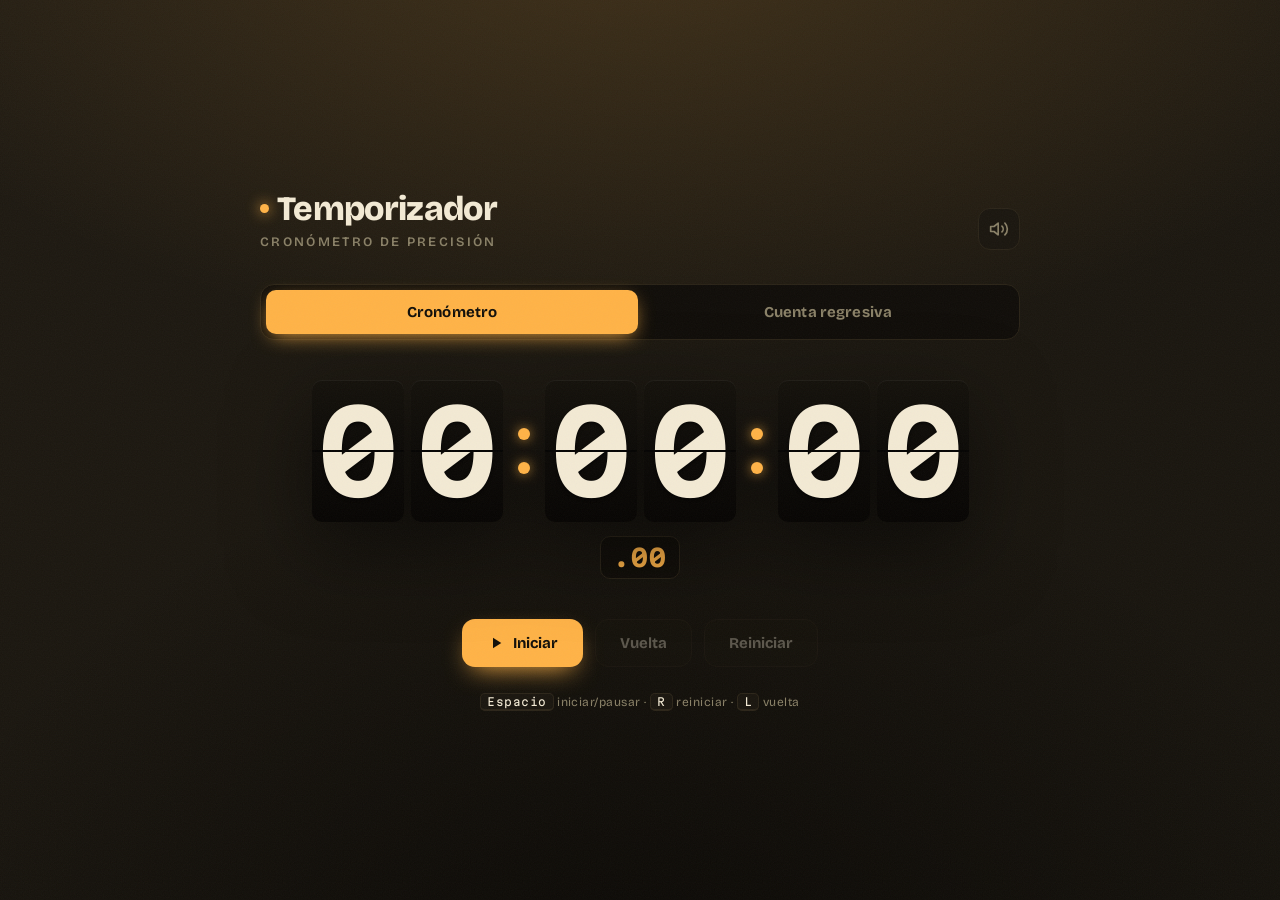
<file: template-ADB/index.html>
<!DOCTYPE html>
<html lang="es">
<head>
  <meta charset="UTF-8">
  <meta name="viewport" content="width=device-width, initial-scale=1.0">
  <title>Temporizador · Flip Clock</title>

  <!-- Fuentes: precarga de conexiones + hoja externa (paraleliza la descarga) -->
  <link rel="preconnect" href="https://fonts.googleapis.com">
  <link rel="preconnect" href="https://fonts.gstatic.com" crossorigin>
  <link rel="stylesheet" href="https://fonts.googleapis.com/css2?family=Bricolage+Grotesque:opsz,wght@12..96,400;12..96,600;12..96,800&family=Martian+Mono:wght@500;700&display=swap">

  <link rel="stylesheet" href="styles.css">
</head>
<body>
  <div class="shell">
    <header>
      <div class="brand">
        <h1><span class="dot"></span>Temporizador</h1>
        <p id="mode-label">Cronómetro de precisión</p>
      </div>
      <button class="mute" id="mute" title="Silenciar / activar sonido" aria-label="Sonido">
        <svg class="on" viewBox="0 0 24 24" fill="none" stroke="currentColor" stroke-width="2" stroke-linecap="round" stroke-linejoin="round"><path d="M11 5 6 9H2v6h4l5 4z"/><path d="M19.07 4.93a10 10 0 0 1 0 14.14M15.54 8.46a5 5 0 0 1 0 7.07"/></svg>
        <svg class="off" viewBox="0 0 24 24" fill="none" stroke="currentColor" stroke-width="2" stroke-linecap="round" stroke-linejoin="round"><path d="M11 5 6 9H2v6h4l5 4z"/><line x1="22" y1="9" x2="16" y2="15"/><line x1="16" y1="9" x2="22" y2="15"/></svg>
      </button>
    </header>

    <nav class="tabs">
      <div class="tab-slider" id="slider"></div>
      <button class="active" data-mode="stopwatch">Cronómetro</button>
      <button data-mode="countdown">Cuenta regresiva</button>
    </nav>

    <div class="clock-wrap">
      <div class="clock" id="clock">
        <div class="group">
          <div class="flip" data-i="0"></div>
          <div class="flip" data-i="1"></div>
        </div>
        <div class="colon" id="colon-1"><span></span><span></span></div>
        <div class="group">
          <div class="flip" data-i="2"></div>
          <div class="flip" data-i="3"></div>
        </div>
        <div class="colon" id="colon-2"><span></span><span></span></div>
        <div class="group">
          <div class="flip" data-i="4"></div>
          <div class="flip" data-i="5"></div>
        </div>
      </div>
      <div class="cs" id="cs">.00</div>
    </div>

    <!-- CRONÓMETRO -->
    <section class="panel" id="panel-stopwatch">
      <div class="controls">
        <button class="btn primary" id="sw-main">
          <svg id="sw-icon" viewBox="0 0 24 24" fill="currentColor"><path d="M8 5v14l11-7z"/></svg>
          <span id="sw-main-t">Iniciar</span>
        </button>
        <button class="btn" id="sw-lap" disabled>Vuelta</button>
        <button class="btn" id="sw-reset" disabled>Reiniciar</button>
      </div>
      <div class="laps" id="laps"></div>
    </section>

    <!-- CUENTA REGRESIVA -->
    <section class="panel" id="panel-countdown" hidden>
      <div class="setter" id="setter">
        <div class="stepper">
          <button class="chev" data-step="h" data-d="1"><svg viewBox="0 0 24 24" fill="none" stroke="currentColor" stroke-width="2.4" stroke-linecap="round" stroke-linejoin="round"><path d="m6 15 6-6 6 6"/></svg></button>
          <label>Horas</label>
          <button class="chev" data-step="h" data-d="-1"><svg viewBox="0 0 24 24" fill="none" stroke="currentColor" stroke-width="2.4" stroke-linecap="round" stroke-linejoin="round"><path d="m6 9 6 6 6-6"/></svg></button>
        </div>
        <div class="stepper">
          <button class="chev" data-step="m" data-d="1"><svg viewBox="0 0 24 24" fill="none" stroke="currentColor" stroke-width="2.4" stroke-linecap="round" stroke-linejoin="round"><path d="m6 15 6-6 6 6"/></svg></button>
          <label>Minutos</label>
          <button class="chev" data-step="m" data-d="-1"><svg viewBox="0 0 24 24" fill="none" stroke="currentColor" stroke-width="2.4" stroke-linecap="round" stroke-linejoin="round"><path d="m6 9 6 6 6-6"/></svg></button>
        </div>
        <div class="stepper">
          <button class="chev" data-step="s" data-d="1"><svg viewBox="0 0 24 24" fill="none" stroke="currentColor" stroke-width="2.4" stroke-linecap="round" stroke-linejoin="round"><path d="m6 15 6-6 6 6"/></svg></button>
          <label>Segundos</label>
          <button class="chev" data-step="s" data-d="-1"><svg viewBox="0 0 24 24" fill="none" stroke="currentColor" stroke-width="2.4" stroke-linecap="round" stroke-linejoin="round"><path d="m6 9 6 6 6-6"/></svg></button>
        </div>
      </div>
      <div class="presets" id="presets">
        <button class="chip" data-sec="60">1 min</button>
        <button class="chip" data-sec="300">5 min</button>
        <button class="chip" data-sec="600">10 min</button>
        <button class="chip" data-sec="1500">25 min</button>
        <button class="chip" data-sec="3600">1 h</button>
      </div>
      <div class="controls">
        <button class="btn primary" id="cd-main" disabled>
          <svg id="cd-icon" viewBox="0 0 24 24" fill="currentColor"><path d="M8 5v14l11-7z"/></svg>
          <span id="cd-main-t">Iniciar</span>
        </button>
        <button class="btn" id="cd-reset" disabled>Reiniciar</button>
      </div>
      <div class="finish-msg" id="finish">¡Tiempo!</div>
    </section>

    <p class="hint"><kbd>Espacio</kbd> iniciar/pausar · <kbd>R</kbd> reiniciar · <kbd>L</kbd> vuelta</p>
  </div>

  <script src="script.js"></script>
</body>
</html>
</file>
<file: template-ADB/styles.css>
:root{
  --bg:        #16130d;
  --bg-2:      #1f1a12;
  --card:      #0c0a07;
  --card-top:  #14110b;
  --ink:       #f3ead4;
  --ink-dim:   #8a8167;
  --line:      #050403;
  --gold:      #ffb347;
  --mint:      #5fe3c0;
  --danger:    #ff5d4d;
  --accent:    var(--gold);
  --r:         10px;

  --digit-w:  clamp(44px, 11vw, 92px);
  --digit-h:  clamp(70px, 16.5vw, 142px);
  --digit-fs: clamp(50px, 12.5vw, 112px);
}

*{box-sizing:border-box;margin:0;padding:0}

html,body{height:100%}
body{
  min-height:100vh;
  font-family:'Bricolage Grotesque', sans-serif;
  color:var(--ink);
  background:
    radial-gradient(120% 90% at 50% -10%, color-mix(in srgb, var(--accent) 16%, transparent), transparent 55%),
    radial-gradient(100% 120% at 50% 120%, #0a0805, transparent 60%),
    linear-gradient(160deg, var(--bg-2), var(--bg));
  background-attachment:fixed;
  display:flex;
  align-items:center;
  justify-content:center;
  padding:clamp(18px,4vw,48px);
  overflow-x:hidden;
  transition:--accent .5s ease;
  position:relative;
}
/* grain overlay */
body::after{
  content:"";position:fixed;inset:0;pointer-events:none;z-index:99;opacity:.04;
  background-image:url("data:image/svg+xml,%3Csvg xmlns='http://www.w3.org/2000/svg' width='120' height='120'%3E%3Cfilter id='n'%3E%3CfeTurbulence type='fractalNoise' baseFrequency='0.85' numOctaves='3'/%3E%3C/filter%3E%3Crect width='100%25' height='100%25' filter='url(%23n)'/%3E%3C/svg%3E");
}

.shell{width:100%;max-width:760px;position:relative;z-index:1}

/* ---------- Header ---------- */
header{display:flex;align-items:flex-end;justify-content:space-between;gap:16px;margin-bottom:clamp(20px,4vw,34px)}
.brand{display:flex;flex-direction:column;gap:2px}
.brand .dot{width:9px;height:9px;border-radius:50%;background:var(--accent);box-shadow:0 0 14px var(--accent);display:inline-block;margin-right:8px;transition:background .4s,box-shadow .4s}
.brand h1{font-size:clamp(22px,5vw,34px);font-weight:800;letter-spacing:-.02em;line-height:1;display:flex;align-items:center}
.brand p{color:var(--ink-dim);font-size:13px;letter-spacing:.18em;text-transform:uppercase;margin-top:6px;font-weight:600}

.mute{
  border:1px solid #2c2519;background:#1a160f;color:var(--ink-dim);
  width:42px;height:42px;border-radius:12px;cursor:pointer;display:grid;place-items:center;
  transition:.2s;flex:none;
}
.mute:hover{color:var(--ink);border-color:#3c3422}
.mute svg{width:20px;height:20px}
.mute .off{display:none}
.mute.muted .on{display:none}
.mute.muted .off{display:block}

/* ---------- Tabs ---------- */
.tabs{position:relative;display:flex;background:#100d09;border:1px solid #2a2317;border-radius:14px;padding:5px;margin-bottom:clamp(26px,5vw,40px);gap:4px}
.tabs button{
  flex:1;position:relative;z-index:2;background:none;border:none;color:var(--ink-dim);
  font-family:inherit;font-weight:700;font-size:15px;letter-spacing:.01em;padding:13px 10px;
  border-radius:10px;cursor:pointer;transition:color .25s
}
.tabs button.active{color:#120f09}
.tab-slider{
  position:absolute;z-index:1;top:5px;left:5px;height:calc(100% - 10px);
  width:calc(50% - 7px);border-radius:10px;background:var(--accent);
  box-shadow:0 6px 20px -6px var(--accent);
  transition:transform .38s cubic-bezier(.7,0,.2,1), background .4s, box-shadow .4s;
}
.tab-slider.right{transform:translateX(calc(100% + 4px))}

/* ---------- Clock ---------- */
.clock-wrap{display:flex;flex-direction:column;align-items:center;gap:14px}
.clock{
  display:flex;align-items:center;justify-content:center;gap:clamp(3px,1vw,8px);
  filter:drop-shadow(0 26px 40px rgba(0,0,0,.55));
  transition:filter .3s;
}
.group{display:flex;gap:clamp(3px,.9vw,7px)}
.colon{display:flex;flex-direction:column;justify-content:center;gap:clamp(10px,2.6vh,22px);padding:0 clamp(2px,1vw,7px);height:var(--digit-h)}
.colon span{width:clamp(7px,1.8vw,12px);height:clamp(7px,1.8vw,12px);border-radius:50%;background:var(--accent);box-shadow:0 0 12px color-mix(in srgb,var(--accent) 70%,transparent);transition:background .4s,box-shadow .4s,opacity .15s}
.colon.blink span{animation:blink 1s steps(1) infinite}
@keyframes blink{50%{opacity:.18}}

/* flip digit */
.flip{
  position:relative;width:var(--digit-w);height:var(--digit-h);
  font-family:'Martian Mono',monospace;font-size:var(--digit-fs);font-weight:700;
  perspective:380px;
}
.flip .upper,.flip .lower,.flip .fold,.flip .unfold{
  position:absolute;left:0;width:100%;height:50%;overflow:hidden;
  display:flex;justify-content:center;backface-visibility:hidden;
  background:linear-gradient(180deg,var(--card-top),var(--card));
}
.flip .upper,.flip .fold{top:0;align-items:flex-start;border-radius:var(--r) var(--r) 0 0;box-shadow:inset 0 1px 0 rgba(255,255,255,.05)}
.flip .lower,.flip .unfold{bottom:0;align-items:flex-end;border-radius:0 0 var(--r) var(--r);background:linear-gradient(180deg,var(--card),#070503)}
.flip span{height:var(--digit-h);line-height:var(--digit-h);color:var(--ink);display:block;text-shadow:0 2px 3px rgba(0,0,0,.6)}
/* seam */
.flip::after{content:"";position:absolute;left:0;right:0;top:calc(50% - 1px);height:2px;background:var(--line);z-index:6;border-radius:2px}
/* fold shading */
.flip .fold::before,.flip .unfold::before{content:"";position:absolute;inset:0;border-radius:inherit}
.flip .fold::before{background:linear-gradient(180deg,rgba(0,0,0,0),rgba(0,0,0,.45))}
.flip .unfold::before{background:linear-gradient(180deg,rgba(0,0,0,.45),rgba(0,0,0,0))}
.flip .fold{transform-origin:50% 100%;z-index:5;animation:fold-down .3s ease-in forwards}
.flip .unfold{transform-origin:50% 0%;z-index:5;transform:rotateX(90deg);animation:unfold-down .3s .29s ease-out forwards}
@keyframes fold-down{from{transform:rotateX(0)}to{transform:rotateX(-90deg)}}
@keyframes unfold-down{from{transform:rotateX(90deg)}to{transform:rotateX(0)}}

/* centiseconds chip */
.cs{
  font-family:'Martian Mono',monospace;font-weight:700;
  font-size:clamp(16px,3.4vw,24px);color:var(--accent);
  background:#100d08;border:1px solid #2a2317;border-radius:10px;
  padding:6px 12px;letter-spacing:.05em;min-width:64px;text-align:center;
  transition:color .4s,opacity .2s;
}
.cs.hidden{opacity:0;pointer-events:none;height:0;padding:0;border:0;overflow:hidden;margin:0}

/* urgent + finished states (countdown) */
.clock.urgent{animation:shake .9s ease-in-out infinite}
.clock.urgent .flip span{color:var(--danger)}
@keyframes shake{0%,100%{transform:translateX(0)}25%{transform:translateX(-2px)}75%{transform:translateX(2px)}}
.clock.finished .flip span{color:var(--danger);animation:flash .6s steps(1) infinite}
@keyframes flash{50%{color:var(--ink)}}

/* ---------- Controls ---------- */
.panel{margin-top:clamp(26px,5vw,40px)}
.controls{display:flex;flex-wrap:wrap;gap:12px;justify-content:center}
.btn{
  font-family:inherit;font-weight:700;font-size:15px;cursor:pointer;
  border-radius:13px;padding:14px 24px;border:1px solid #2c2519;background:#1a160f;color:var(--ink);
  transition:transform .12s,background .2s,border-color .2s,box-shadow .2s;display:flex;align-items:center;gap:8px;
}
.btn:hover{border-color:#3f3623;background:#221c12}
.btn:active{transform:translateY(1px) scale(.985)}
.btn.primary{background:var(--accent);color:#120f09;border-color:transparent;box-shadow:0 10px 26px -10px var(--accent)}
.btn.primary:hover{filter:brightness(1.06)}
.btn:disabled{opacity:.32;cursor:not-allowed;transform:none}
.btn svg{width:18px;height:18px}

/* foco visible por teclado (no afecta a hover/active ni al click con mouse) */
.btn:focus-visible,
.btn.primary:focus-visible,
.tabs button:focus-visible,
.chip:focus-visible,
.stepper .chev:focus-visible,
.mute:focus-visible {
  outline: 2px solid var(--accent);
  outline-offset: 2px;
}

/* steppers (countdown setter) — contraste/visibilidad mejorada */
.setter{display:flex;justify-content:center;gap:clamp(10px,3vw,26px);margin-bottom:26px}
.setter.disabled{opacity:.4;pointer-events:none}
.stepper{display:flex;flex-direction:column;align-items:center;gap:8px}
.stepper .chev{
  width:46px;height:30px;border-radius:9px;
  border:1px solid #3a3120;background:#1a1610;color:#d4caac;
  cursor:pointer;display:grid;place-items:center;transition:.15s
}
.stepper .chev:hover{color:var(--accent);border-color:var(--accent);background:#241d12}
.stepper .chev:active{transform:scale(.92)}
.stepper .chev svg{width:16px;height:16px}
.stepper .chev svg path{stroke-width:2.7}            /* trazo un punto más marcado */
.stepper label{
  font-size:11px;letter-spacing:.16em;text-transform:uppercase;font-weight:700;
  color:color-mix(in srgb, var(--gold) 20%, #d4caac); /* gris claro con velo ámbar sutil */
}

.presets{display:flex;gap:9px;justify-content:center;flex-wrap:wrap;margin-bottom:26px}
.chip{
  font-family:inherit;font-weight:600;font-size:13px;cursor:pointer;color:var(--ink-dim);
  background:#13100a;border:1px solid #271f14;border-radius:999px;padding:8px 16px;transition:.18s;letter-spacing:.02em
}
.chip:hover{color:var(--accent);border-color:color-mix(in srgb,var(--accent) 50%,#271f14)}

/* laps */
.laps{margin-top:26px;max-height:230px;overflow-y:auto;border-top:1px solid #241d12;padding-top:6px}
.laps:empty{display:none}
.lap{
  display:grid;grid-template-columns:auto 1fr auto;gap:14px;align-items:center;
  padding:11px 6px;border-bottom:1px solid #1c160e;font-family:'Martian Mono',monospace;font-size:14px;
  animation:lapin .25s ease;
}
@keyframes lapin{from{opacity:0;transform:translateY(-6px)}to{opacity:1;transform:none}}
.lap .n{color:var(--ink-dim);font-weight:500;font-size:13px}
.lap .delta{color:var(--ink);font-weight:700}
.lap .total{color:var(--ink-dim);font-weight:500;text-align:right}
.lap.fast .delta{color:var(--mint)}
.lap.slow .delta{color:var(--danger)}
.laps::-webkit-scrollbar{width:6px}
.laps::-webkit-scrollbar-thumb{background:#2c2519;border-radius:3px}

.finish-msg{text-align:center;color:var(--danger);font-weight:800;font-size:18px;letter-spacing:.04em;margin-top:18px;height:0;opacity:0;transition:.3s}
.finish-msg.show{opacity:1;height:auto}

.hint{text-align:center;color:var(--ink-dim);font-size:12px;margin-top:28px;letter-spacing:.04em}
.hint kbd{background:#1a160f;border:1px solid #2c2519;border-bottom-width:2px;border-radius:5px;padding:1px 6px;font-family:'Martian Mono',monospace;font-size:11px;color:var(--ink)}

[hidden]{display:none!important}
@media (max-width:420px){.brand p{font-size:11px}.btn{padding:12px 18px;font-size:14px}}

/* accesibilidad: respeta la preferencia de movimiento reducido del sistema */
@media (prefers-reduced-motion: reduce){
  .clock.urgent{animation:none}
  .clock.finished .flip span{animation:none}
  .colon.blink span{animation:none;opacity:1}
  .lap{animation:none}
  .flip .fold{display:none}                    /* revela el dígito nuevo del .upper */
  .flip .unfold{animation:none;transform:none} /* aplana, muestra el nuevo abajo */
  .tab-slider{transition:none}                 /* corta el deslizamiento de la pastilla */
}
</file>
